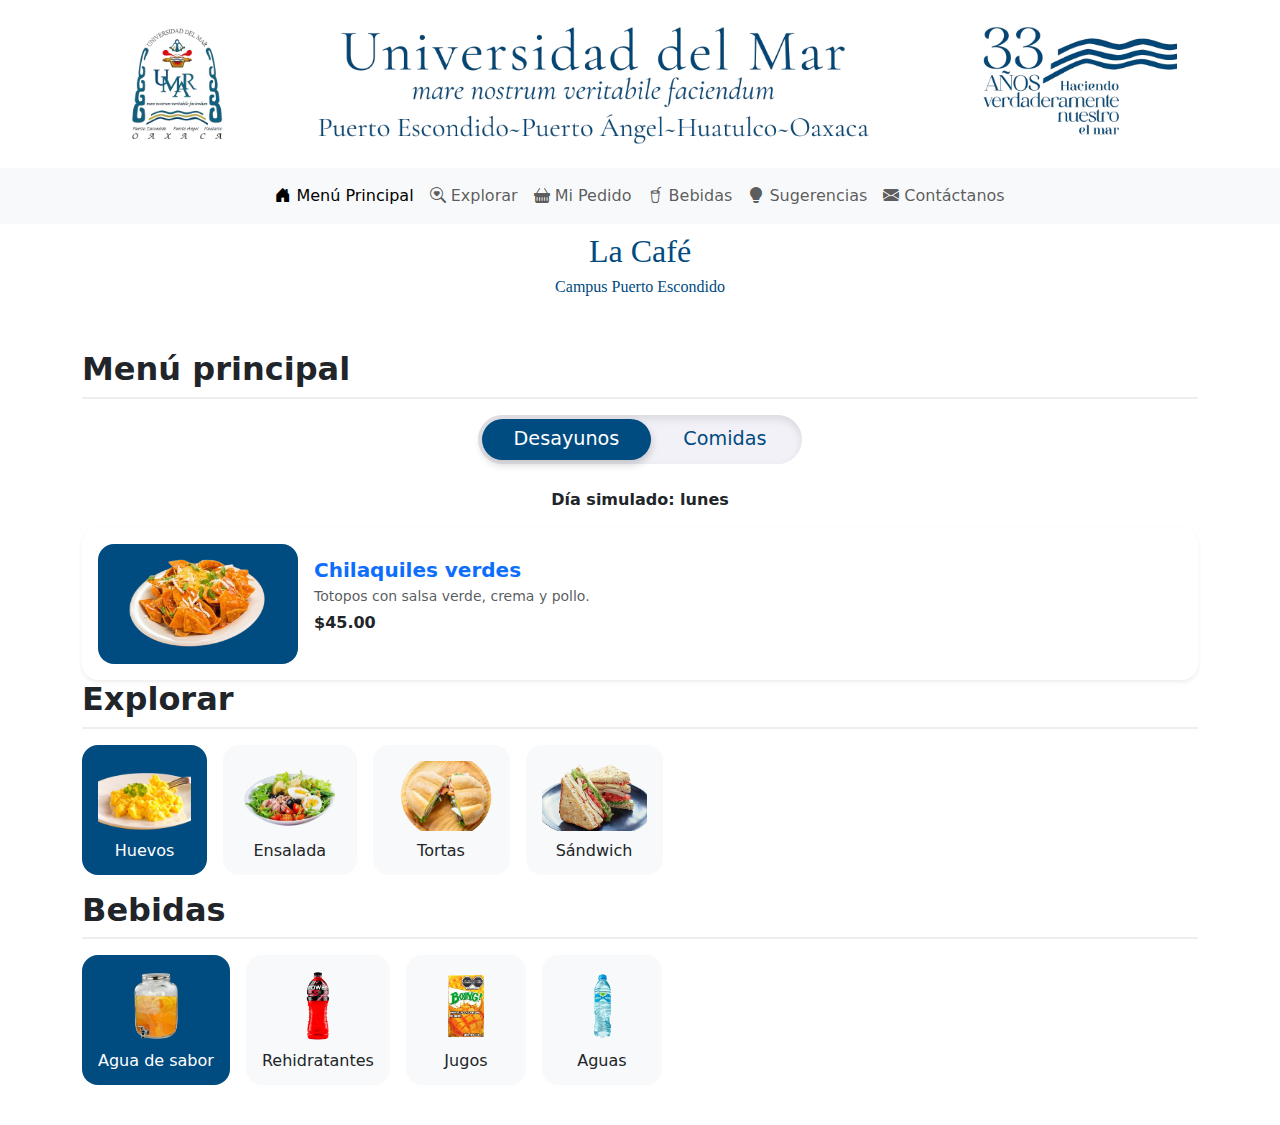
<file: index.html>
<!DOCTYPE html>
<html lang="es">

<head>
    <meta charset="UTF-8" />
    <meta name="viewport" content="width=device-width, initial-scale=1.0" />
    <title>Menú Escolar - Cliente</title>
    <link href="https://cdn.jsdelivr.net/npm/bootstrap@5.3.3/dist/css/bootstrap.min.css" rel="stylesheet" />
    <link href="https://cdn.jsdelivr.net/npm/bootstrap-icons@1.10.5/font/bootstrap-icons.css" rel="stylesheet">
    <link rel="stylesheet" href="css/style.css">
    <style>
        .btn-toggle-wrapper {
            display: flex;
            justify-content: center;
        }
        

        .btn-toggle-container {
            background-color: #f1f1f7;
            border-radius: 50px;
            padding: 4px;
            display: flex;
            box-shadow: inset 0 4px 8px rgba(0, 0, 0, 0.1);
        }

        .btn-toggle-group button {
            border-radius: 50px;
            padding: 0.4rem 2rem;
            border: none;
            background-color: transparent;
            color: #004B7F;
            font-weight: 500;
            font-size: 1.2rem;
            transition: all 0.3s ease-in-out;
        }

        .btn-toggle-group button.active {
            background-color: #004B7F;
            color: white;
            box-shadow: 0 4px 8px rgba(0, 0, 0, 0.2);
        }

        h2 {
            font-weight: 700;
            margin-bottom: 1rem;
            border-bottom: 2px solid #eee;
            padding-bottom: 0.5rem;
        }

        .img-container {
            background-color: #004B7F;
            padding: 1rem;
            border-radius: 1rem;
            display: flex;
            align-items: center;
            justify-content: center;
            height: 120px;
            width: 200px;
        }

        .img-container img {
            max-height: 100px;
            width: auto;
        }

        .explorar-scroll {
            display: flex;
            overflow-x: auto;
            gap: 1rem;
            padding-bottom: 1rem;
        }

        .explorar-item {
            flex: 0 0 auto;
            text-align: center;
            border-radius: 1rem;
            padding: 1rem;
            transition: background-color 0.3s;
            cursor: pointer;
            min-width: 120px;
        }

        .explorar-item.active {
            background-color: #004B7F;
            color: white;
        }

        .explorar-item img {
            max-height: 70px;
            display: block;
            margin: 0 auto 0.5rem;
        }

        .site-title {
            margin-bottom: 0.3rem;
        }

        .site-subtitle {
            margin-bottom: 1.2rem;
        }
    </style>
</head>

<body>
    <header class="bg-white py-4 text-center">
        <div class="container">
            <img src="imagenes/logo.png" alt="Logo" class="img-fluid" style="max-height: 120px;" />
        </div>
    </header>

    <nav class="navbar navbar-expand-lg navbar-light bg-light">
        <div class="container">
            <a class="navbar-brand d-lg-none" href="#"></a>
            <button class="navbar-toggler" type="button" data-bs-toggle="collapse" data-bs-target="#navbarContenido"
                aria-controls="navbarContenido" aria-expanded="false" aria-label="Toggle navigation">
                <span class="navbar-toggler-icon"></span>
            </button>
            <div class="collapse navbar-collapse menu-desktop-center" id="navbarContenido">
                <ul class="navbar-nav mb-2 mb-lg-0 text-start">
                    <div class="menu-header-mobile">
                        <img src="imagenes/umar.png" alt="UMAR Logo" class="img-fluid">
                        <div class="la-cafe-brand">La Café</div>
                        <div class="menu-divider"></div>
                    </div>
                    <li class="nav-item"><a class="nav-link active" href="#"><i class="bi bi-house-door-fill"></i> Menú Principal</a></li>
                    <li class="nav-item"><a class="nav-link" href="#"><i class="bi bi-search-heart"></i> Explorar</a></li>
                    <li class="nav-item"><a class="nav-link" href="Pedidos.html"><i class="bi bi-basket-fill"></i> Mi Pedido</a></li>
                    <li class="nav-item"><a class="nav-link" href="#"><i class="bi bi-cup-straw"></i> Bebidas</a></li>
                    <li class="nav-item"><a class="nav-link" href="#"><i class="bi bi-lightbulb-fill"></i> Sugerencias</a></li>
                    <li class="nav-item"><a class="nav-link" href="#"><i class="bi bi-envelope-fill"></i> Contáctanos</a></li>
                </ul>
            </div>
        </div>
    </nav>

    <div class="container text-center py-2">
        <h1 class="site-title">La Café</h1>
        <p class="site-subtitle">Campus Puerto Escondido</p>
    </div>

    <main class="container my-4">
        <section aria-labelledby="menu-principal">
            <h2 id="menu-principal">Menú principal</h2>
            <div class="btn-toggle-wrapper mb-4">
                <div class="btn-toggle-container">
                    <div class="btn-toggle-group d-flex">
                        <button type="button" id="btnDesayunos" class="active">Desayunos</button>
                        <button type="button" id="btnComidas">Comidas</button>
                    </div>
                </div>
            </div>
            <p id="diaSimuladoTexto" class="fw-bold text-center mb-3"></p>
            <div id="platillo-del-dia" class="row row-cols-1 gy-4"></div>
        </section>

        <section aria-labelledby="explorar">
            <h2 id="explorar">Explorar</h2>
            <div class="explorar-scroll">
                <div class="explorar-item active" onclick="seleccionarExplorar(this)">
                    <img src="imagenes/huevos.png" alt="Huevos">
                    <div>Huevos</div>
                </div>
                <div class="explorar-item" onclick="seleccionarExplorar(this)">
                    <img src="imagenes/ensalada.png" alt="Ensalada">
                    <div>Ensalada</div>
                </div>
                <div class="explorar-item" onclick="seleccionarExplorar(this)">
                    <img src="imagenes/torta.png" alt="Tortas">
                    <div>Tortas</div>
                </div>
                <div class="explorar-item" onclick="seleccionarExplorar(this)">
                    <img src="imagenes/sandwich.png" alt="Sándwich">
                    <div>Sándwich</div>
                </div>
            </div>
        </section>
        <section aria-labelledby="bebidas">
            <h2 id="bebidas">Bebidas</h2>
            <div class="explorar-scroll">
                <div class="explorar-item active">
                    <img src="imagenes/sabor.png" alt="Jugo">
                    <div>Agua de sabor</div>
                </div>
                <div class="explorar-item">
                    <img src="imagenes/power.png" alt="Café">
                    <div>Rehidratantes</div>
                </div>
                <div class="explorar-item">
                    <img src="imagenes/jugos.png" alt="Agua">
                    <div>Jugos</div>
                </div>
                <div class="explorar-item">
                    <img src="imagenes/aguas.png" alt="Leche">
                    <div>Aguas</div>
                </div>
            </div>
        </section>
    </main>

    <script>
        const platillosEjemplo = {
            lunes: {
                desayuno: [{ nombre: "Chilaquiles verdes", descripcion: "Totopos con salsa verde, crema y pollo.", imagen: "imagenes/chilaquiles.png" }],
                comida: [{ nombre: "Enchiladas rojas", descripcion: "Tortillas con queso y salsa roja.", imagen: "imagenes/enchiladas.png" }]
            },
            martes: {
                desayuno: [{ nombre: "Molletes", descripcion: "Pan con frijoles y queso gratinado.", imagen: "imagenes/molletes.png" }],
                comida: [{ nombre: "Pescado empanizado", descripcion: "Filete crujiente con arroz.", imagen: "imagenes/pescado.png" }]
            },
            miércoles: {
                desayuno: [{ nombre: "Avena con frutas", descripcion: "Avena caliente con plátano y manzana.", imagen: "imagenes/avena.png" }],
                comida: [{ nombre: "Albóndigas", descripcion: "Albóndigas de res en chipotle.", imagen: "imagenes/albondigas.png" }]
            },
            jueves: {
                desayuno: [{ nombre: "Tamales", descripcion: "De mole y rajas en hoja de maíz.", imagen: "imagenes/tamales.png" }],
                comida: [{ nombre: "Pechuga empanizada", descripcion: "Pechuga con verduras y arroz.", imagen: "imagenes/pechuga.png" }]
            },
            viernes: {
                desayuno: [{ nombre: "Pan francés", descripcion: "Pan con miel y canela.", imagen: "imagenes/panfrances.png" }],
                comida: [{ nombre: "Tlayuda", descripcion: "Con tasajo, quesillo y frijoles.", imagen: "imagenes/tlayuda.png" }]
            }
        };

        function seleccionarExplorar(elemento) {
            document.querySelectorAll('.explorar-item').forEach(el => el.classList.remove('active'));
            elemento.classList.add('active');
        }

        document.addEventListener("DOMContentLoaded", () => {
            const dias = ["domingo", "lunes", "martes", "miércoles", "jueves", "viernes", "sábado"];
            let diaSimulado = 1;
            const contenedor = document.getElementById("platillo-del-dia");
            const textoDia = document.getElementById("diaSimuladoTexto");
            const btnDesayunos = document.getElementById("btnDesayunos");
            const btnComidas = document.getElementById("btnComidas");
            let tipoActual = "desayuno";

            function mostrar(tipo) {
                const nombreDia = dias[diaSimulado % 7];
                textoDia.textContent = `Día simulado: ${nombreDia}`;
                const platillos = platillosEjemplo[nombreDia]?.[tipo] || [];
                contenedor.innerHTML = "";

                if (platillos.length === 0) {
                    contenedor.innerHTML = `<p class="text-muted">No hay ${tipo} registrado para hoy (${nombreDia}).</p>`;
                    return;
                }

                platillos.forEach(p => {
                    const precioFijo = tipo === "desayuno" ? 45 : 50;
                    const card = document.createElement("div");
                    card.className = "col";
                    card.innerHTML = `
                        <div class="card border-0 shadow-sm rounded-4">
                            <div class="card-body d-flex align-items-center">
                                <div class="img-container me-3">
                                    <img src="${p.imagen}" alt="${p.nombre}" class="img-fluid rounded-3">
                                </div>
                                <div>
                                    <h5 class="fw-bold mb-1 text-primary">${p.nombre}</h5>
                                    <p class="mb-1 small text-muted">${p.descripcion}</p>
                                    <p class="fw-semibold">$${precioFijo.toFixed(2)}</p>
                                </div>
                            </div>
                        </div>`;
                    contenedor.appendChild(card);
                });
            }

            btnDesayunos.addEventListener("click", () => {
                tipoActual = "desayuno";
                btnDesayunos.classList.add("active");
                btnComidas.classList.remove("active");
                mostrar(tipoActual);
            });

            btnComidas.addEventListener("click", () => {
                tipoActual = "comida";
                btnComidas.classList.add("active");
                btnDesayunos.classList.remove("active");
                mostrar(tipoActual);
            });

            setInterval(() => {
                diaSimulado = (diaSimulado + 1) % 7;
                mostrar(tipoActual);
            }, 10000);

            mostrar(tipoActual);
        });
    </script>
    <script src="https://cdn.jsdelivr.net/npm/bootstrap@5.3.3/dist/js/bootstrap.bundle.min.js"></script>
</body>

</html>
</file>
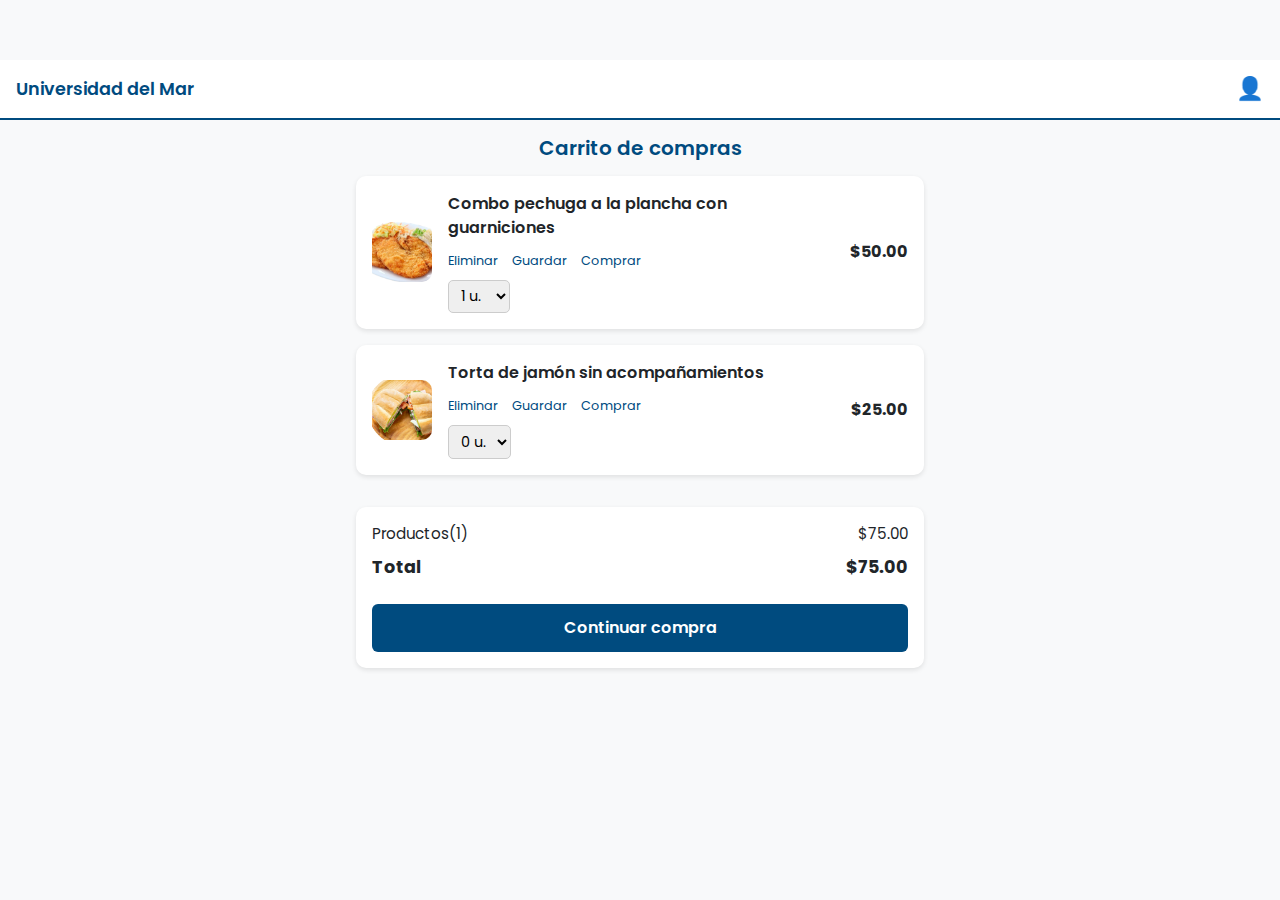
<file: estados.html>
<!DOCTYPE html>
<html lang="es">
<head>
  <meta charset="UTF-8" />
  <meta name="viewport" content="width=device-width, initial-scale=1.0" />
  <title>Carrito de compras</title>

  <link rel="stylesheet" href="https://cdn.jsdelivr.net/npm/bootstrap@5.3.3/dist/css/bootstrap.min.css">
  <link rel="stylesheet" href="https://cdn.jsdelivr.net/npm/bootstrap-icons@1.10.5/font/bootstrap-icons.css">
  <link rel="stylesheet" href="https://fonts.googleapis.com/css2?family=Poppins:wght@600&display=swap">
  <link rel="stylesheet" href="/css/estilo.css">
</head>
<body>
  <header class="header">
    <div class="header-content">
      <span class="logo">Universidad del Mar</span>
      <span class="icon">👤</span>
    </div>
  </header>

  <main class="main">
    <h1 class="titulo">Carrito de compras</h1>

    <div class="producto">
      <img src="imagenes/pechuga.png" alt="Pechuga" class="producto-img">
      <div class="producto-info">
        <p class="nombre">Combo pechuga a la plancha con guarniciones</p>
        <div class="acciones">
          <a href="#" class="accion">Eliminar</a>
          <a href="#" class="accion">Guardar</a>
          <a href="#" class="accion">Comprar</a>
        </div>
        <select class="cantidad">
          <option value="1">1 u.</option>
          <option value="2">2 u.</option>
          <option value="3">3 u.</option>
        </select>
      </div>
      <div class="precio" data-precio="50">$50.00</div>
    </div>

    <div class="producto">
      <img src="imagenes/torta.png" alt="Torta" class="producto-img">
      <div class="producto-info">
        <p class="nombre">Torta de jamón sin acompañamientos</p>
        <div class="acciones">
          <a href="#" class="accion">Eliminar</a>
          <a href="#" class="accion">Guardar</a>
          <a href="#" class="accion">Comprar</a>
        </div>
        <select class="cantidad">
          <option value="1"> 0 u.</option>
          <option value="2">2 u.</option>
          <option value="3">3 u.</option>
        </select>
      </div>
      <div class="precio" data-precio="25">$25.00</div>
    </div>

    <div class="resumen">
      <p>Productos(1) <span id="subtotal">$50.00</span></p>
      <p class="total">Total <span id="total">$50.00</span></p>
      <a href="index.html"><button class="boton-compra">Continuar compra</button></a>
    </div>
  </main>

  <script src="js/script.js"></script>
  <script>
    function cargarCarrito() {
      const contenedor = document.getElementById("carrito-container");
      const totalSpan = document.getElementById("total");
      const carrito = JSON.parse(localStorage.getItem("carrito")) || [];

      contenedor.innerHTML = "";
      let total = 0;

      carrito.forEach((producto, index) => {
        const subtotal = producto.precio * producto.cantidad;
        total += subtotal;

        const extras = producto.extras && producto.extras.length
          ? `<p><strong>Extras:</strong> ${producto.extras.join(", ")}</p>`
          : "";

        const card = `
          <div class="col-12 col-md-6">
            <div class="card shadow-sm">
              <div class="row g-0">
                <div class="col-4">
                  <img src="${producto.imagen}" class="img-fluid rounded-start" alt="${producto.nombre}">
                </div>
                <div class="col-8">
                  <div class="card-body">
                    <h5 class="card-title">${producto.nombre}</h5>
                    <p class="card-text">Cantidad: ${producto.cantidad}</p>
                    ${extras}
                    <p class="card-text">Precio unitario: $${producto.precio}</p>
                    <p class="card-text"><strong>Subtotal: $${subtotal}</strong></p>
                    <button class="btn btn-outline-danger btn-sm" onclick="eliminarProducto(${index})">Eliminar</button>
                  </div>
                </div>
              </div>
            </div>
          </div>
        `;

        contenedor.innerHTML += card;
      });

      totalSpan.textContent = total.toFixed(2);
    }

    function eliminarProducto(index) {
      const carrito = JSON.parse(localStorage.getItem("carrito")) || [];
      carrito.splice(index, 1);
      localStorage.setItem("carrito", JSON.stringify(carrito));
      cargarCarrito();
    }

    document.getElementById("vaciarCarrito").addEventListener("click", () => {
      localStorage.removeItem("carrito");
      cargarCarrito();
    });

    document.getElementById("confirmarCompra").addEventListener("click", () => {
      alert("¡Compra confirmada! Gracias por tu pedido.");
      localStorage.removeItem("carrito");
      location.reload();
    });

    cargarCarrito();
  </script>

</body>
</html>
</file>
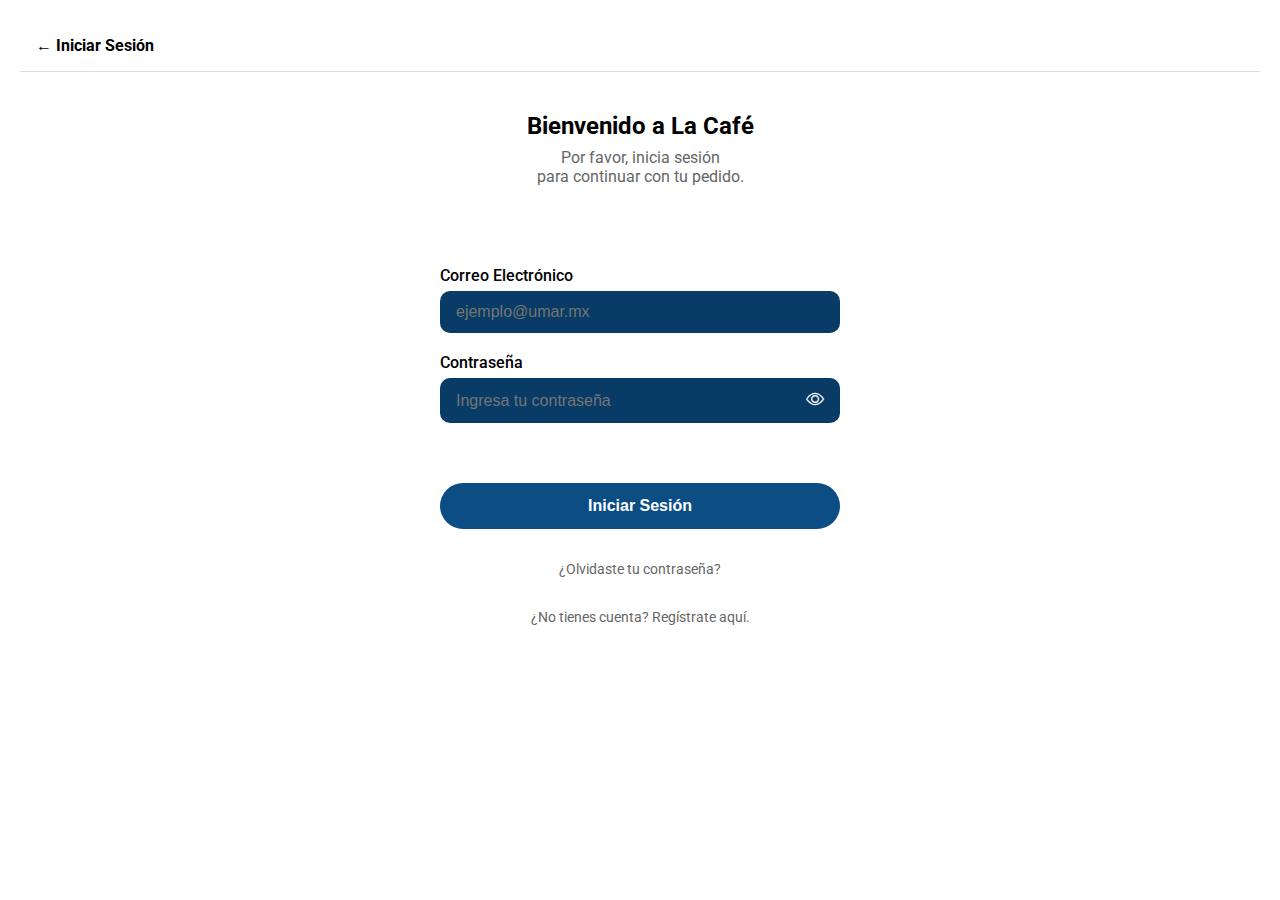
<file: login.html>
<!DOCTYPE html>
<html lang="es">
<head>
  <meta charset="UTF-8" />
  <meta name="viewport" content="width=device-width, initial-scale=1.0" />
  <title>Iniciar Sesión - LA CAFÉ</title>

  <!-- Fuente Roboto -->
  <link href="https://fonts.googleapis.com/css2?family=Roboto:wght@400;700&display=swap" rel="stylesheet" />

  <!-- Bootstrap Icons -->
  <link href="https://cdn.jsdelivr.net/npm/bootstrap-icons@1.10.5/font/bootstrap-icons.css" rel="stylesheet">

  <style>
    * {
      box-sizing: border-box;
      margin: 0;
      padding: 0;
    }

    body {
      font-family: 'Roboto', sans-serif;
      background-color: #ffffff;
      min-height: 100vh;
      display: flex;
      flex-direction: column;
      padding: 20px; /* Espacio exterior añadido */
    }

    header {
      padding: 16px;
      font-weight: bold;
      border-bottom: 1px solid #ddd;
      cursor: pointer;
      color: #000;
    }

    main {
      flex: 1;
      display: flex;
      justify-content: center;
      padding: 20px 0;
    }

    .login-form {
      width: 100%;
      max-width: 400px;
      display: flex;
      flex-direction: column;
    }

    .form-header {
      text-align: center;
      margin-top: 20px;
      flex-shrink: 0;
    }

    .form-header h2 {
      font-size: 24px;
      font-weight: bold;
    }

    .form-header p {
      color: #666;
      margin-top: 8px;
    }

    .form-body {
      flex: 1;
      display: flex;
      flex-direction: column;
      justify-content: flex-start;
      padding-top: 80px;
      gap: 20px;
    }

    .form-group {
      margin-bottom: 0;
    }

    label {
      display: block;
      margin-bottom: 6px;
      font-weight: 500;
    }

    .input-wrapper {
      display: flex;
      align-items: center;
      background-color: #083b66;
      border-radius: 10px;
      padding: 12px 16px;
    }

    .input-wrapper input {
      flex: 1;
      border: none;
      outline: none;
      background-color: transparent;
      color: white;
      font-size: 16px;
    }

    .input-wrapper button {
      background: none;
      border: none;
      color: white;
      font-size: 18px;
      cursor: pointer;
    }

    .btn-login {
      width: 100%;
      padding: 14px;
      background-color: #0c4e84;
      color: white !important; /* Forzar blanco */
      border: none;
      border-radius: 30px;
      font-size: 16px;
      font-weight: bold;
      cursor: pointer;
      margin-top: 40px;
    }

    .btn-login:hover {
      background-color: #083b66;
    }

    .text-link {
      text-align: center;
      font-size: 14px;
      color: #666;
      text-decoration: none;
      display: block;
      margin-top: 12px;
    }

    .text-link:hover {
      text-decoration: underline;
    }

    .alert {
      font-size: 14px;
      padding: 12px;
      border-radius: 6px;
      display: none;
      margin-top: 12px;
      text-align: center;
    }

    .alert-danger {
      background-color: #f8d7da;
      color: #721c24;
    }

    .alert-success {
      background-color: #d4edda;
      color: #155724;
    }
  </style>
</head>
<body>

  <header onclick="window.location.href='inicio.html'">
    ← Iniciar Sesión
  </header>

  <main>
    <form class="login-form" id="loginForm">
      <div class="form-header">
        <h2>Bienvenido a La Café</h2>
        <p>Por favor, inicia sesión <br> para continuar con tu pedido.</p>
      </div>

      <div class="form-body">
        <div class="form-group">
          <label for="email">Correo Electrónico</label>
          <div class="input-wrapper">
            <input type="email" id="email" placeholder="ejemplo@umar.mx" required />
          </div>
        </div>

        <div class="form-group">
          <label for="password">Contraseña</label>
          <div class="input-wrapper">
            <input type="password" id="password" placeholder="Ingresa tu contraseña" required />
            <button type="button" id="togglePassword">
              <i class="bi bi-eye" id="eyeIcon"></i>
            </button>
          </div>
        </div>

        <button type="submit" class="btn-login">Iniciar Sesión</button>

        <a href="#" class="text-link">¿Olvidaste tu contraseña?</a>
        <a href="inicio.html?registro=1" class="text-link">¿No tienes cuenta? Regístrate aquí.</a>

        <div id="error-message" class="alert alert-danger">Usuario o contraseña incorrectos.</div>
        <div id="success-message" class="alert alert-success">¡Bienvenido! Has iniciado sesión correctamente.</div>
      </div>
    </form>
  </main>

  <script>
    const validUser = "usuario@prueba.com";
    const validPassword = "contraseña123";

    const loginForm = document.getElementById("loginForm");
    const errorMessage = document.getElementById("error-message");
    const successMessage = document.getElementById("success-message");

    loginForm.addEventListener("submit", function (event) {
      event.preventDefault();
      const email = document.getElementById("email").value;
      const password = document.getElementById("password").value;

      errorMessage.style.display = "none";
      successMessage.style.display = "none";

      if (email === validUser && password === validPassword) {
        successMessage.style.display = "block";
        setTimeout(() => {
          window.location.href = "index.html";
        }, 1000);
      } else {
        errorMessage.style.display = "block";
      }
    });

    document.getElementById("togglePassword").addEventListener("click", function () {
      const passwordField = document.getElementById("password");
      const eyeIcon = document.getElementById("eyeIcon");

      const isPassword = passwordField.type === "password";
      passwordField.type = isPassword ? "text" : "password";

      eyeIcon.classList.toggle("bi-eye");
      eyeIcon.classList.toggle("bi-eye-slash");
    });
  </script>
</body>
</html>
</file>
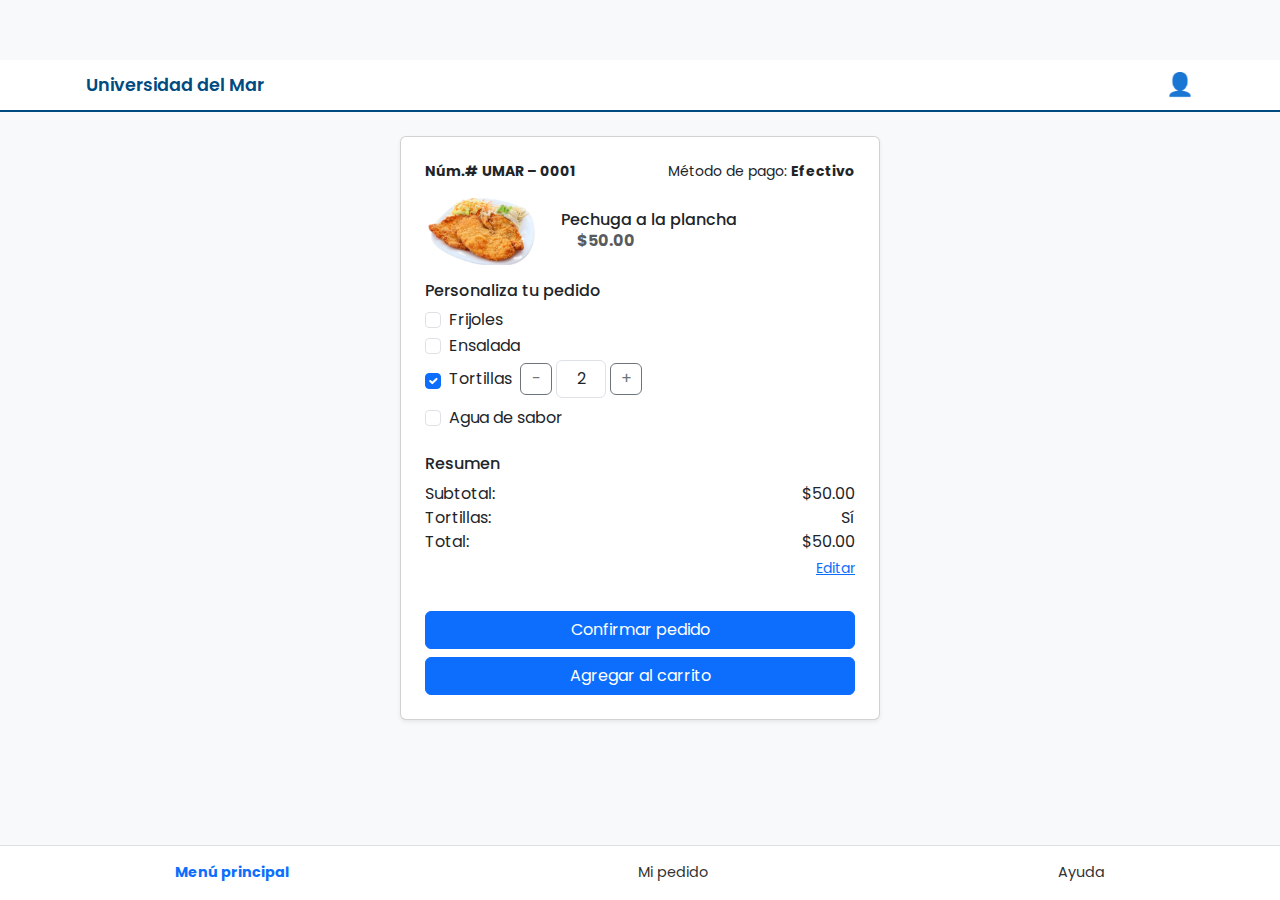
<file: Pedidos.html>
<!DOCTYPE html>
<html lang="es">
<head>
  <meta charset="UTF-8" />
  <meta name="viewport" content="width=device-width, initial-scale=1.0" />
  <title>Pedido - Universidad del Mar</title>

  <!-- Bootstrap y jQuery -->
  <link href="https://cdn.jsdelivr.net/npm/bootstrap@5.3.3/dist/css/bootstrap.min.css" rel="stylesheet" />
  <link href="https://cdn.jsdelivr.net/npm/bootstrap-icons@1.10.5/font/bootstrap-icons.css" rel="stylesheet">
  <script src="https://code.jquery.com/jquery-3.7.1.min.js"></script>

  <!-- Estilos -->
  <link href="https://fonts.googleapis.com/css2?family=Poppins:wght@600&display=swap" rel="stylesheet">
  <link rel="stylesheet" href="css/estilo.css" />
</head>
<body class="bg-light">

<header class="header">
  <div class="header-content container d-flex justify-content-between align-items-center py-2">
    <span class="logo">Universidad del Mar</span>
    <span class="icon">👤</span>
  </div>
</header>

<main class="container mt-4 pb-5">
  <div class="card pedido-card shadow-sm mx-auto">
    <div class="card-body p-4">
      <div class="d-flex justify-content-between small mb-3">
        <span><strong id="numeroPedido">Núm.# UMAR – ####</strong></span>
        <span>Método de pago: <strong>Efectivo</strong></span>
      </div>

      <!-- PLATILLO -->
      <div class="d-flex align-items-center mb-3">
        <img src="imagenes/pechuga.png" class="pedido-img me-3" alt="Pechuga">
        <div>
          <h6 class="mb-0">Pechuga a la plancha</h6>
          <p class="text-muted mb-0 precio" data-precio="50">$50.00</p>
        </div>
      </div>

      <h6 class="mt-3">Personaliza tu pedido</h6>
      <div class="form-check"><input class="form-check-input" type="checkbox" id="frijoles"><label class="form-check-label" for="frijoles">Frijoles</label></div>
      <div class="form-check"><input class="form-check-input" type="checkbox" id="ensalada"><label class="form-check-label" for="ensalada">Ensalada</label></div>

      <!-- TORTILLAS -->
      <div class="form-check d-flex align-items-center mb-2 flex-wrap">
        <input class="form-check-input me-2 cantidad" type="checkbox" checked id="tortillas">
        <label class="form-check-label me-2" for="tortillas">Tortillas</label>
        <div class="d-flex align-items-center mt-2 mt-md-0">
          <button class="btn btn-outline-secondary cantidad-btn" id="menos">-</button>
          <input type="text" class="form-control input-cantidad mx-1 cantidad" id="cantidad" readonly value="2">
          <button class="btn btn-outline-secondary cantidad-btn" id="mas">+</button>
        </div>
      </div>

      <div class="form-check"><input class="form-check-input" type="checkbox" id="agua"><label class="form-check-label" for="agua">Agua de sabor</label></div>

      <!-- RESUMEN -->
      <div class="mt-4">
        <h6>Resumen</h6>
        <div class="d-flex justify-content-between"><span>Subtotal:</span><span id="subtotal">$50.00</span></div>
        <div class="d-flex justify-content-between"><span>Tortillas:</span><span id="resumenTortillas">Sí</span></div>
        <div class="d-flex justify-content-between"><span>Total:</span><span id="total">$50.00</span></div>
        <a href="#" class="d-block text-end mt-1 small">Editar</a>
      </div>

      <!-- BOTONES -->
      <div class="mt-3">
        <button class="btn btn-primary w-100 mt-3" id="btnMostrarModal">Confirmar pedido</button>
        <button class="btn btn-primary w-100 mt-2" id="btnAgregarCarrito">Agregar al carrito</button>
      </div>
    </div>
  </div>

  <!-- MODAL CONFIRMACIÓN -->
  <div class="modal fade" id="modalConfirmacion" tabindex="-1" aria-labelledby="modalConfirmacionLabel" aria-hidden="true">
    <div class="modal-dialog">
      <div class="modal-content">
        <div class="modal-header">
          <h5 class="modal-title">Confirmar pedido</h5>
          <button type="button" class="btn-close" data-bs-dismiss="modal" aria-label="Cerrar"></button>
        </div>
        <div class="modal-body">
          <p><strong>Número de pedido:</strong> <span id="modalNumPedido"></span></p>
          <p><strong>Platillo:</strong> Pechuga a la plancha</p>
          <p><strong>Extras:</strong> <span id="modalExtras"></span></p>
          <p><strong>Cantidad de tortillas:</strong> <span id="modalCantidad"></span></p>
          <p><strong>Monto de pago:</strong> <span id="modalMontoPagado">$0.00</span></p>
          <p><strong>Cambio:</strong> <span id="modalCambio">$0.00</span></p>
          
        </div>
        <div class="modal-footer">
          <button type="button" class="btn btn-danger" id="cancelarPedido">Cancelar pedido</button>
          <button type="button" class="btn btn-success" id="confirmarPedido">Confirmar</button>
        </div>
      </div>
    </div>
  </div>

  <!-- MODAL DE PAGO -->
  <div class="modal fade" id="modalPago" tabindex="-1" aria-labelledby="modalPagoLabel" aria-hidden="true">
    <div class="modal-dialog">
      <div class="modal-content">
        <div class="modal-header">
          <h5 class="modal-title">Detalles del pago</h5>
          <button type="button" class="btn-close" data-bs-dismiss="modal" aria-label="Cerrar"></button>
        </div>
        <div class="modal-body">
          <div class="mb-3">
            <label for="moneda" class="form-label">Moneda</label>
            <select class="form-select" id="moneda">
              <option value="MXN">MXN (Peso Mexicano)</option>
            </select>
          </div>
          <div class="mb-3">
            <label for="montoPago" class="form-label">Monto con el que paga</label>
            <input type="number" class="form-control" id="montoPago" placeholder="Ej. 100">
          </div>
          <div class="mb-3">
            <div class="mb-3">
              <p><strong>Total a pagar:</strong> <span id="montoTotalTexto">$0.00</span></p>
              <p><strong>Cambio estimado:</strong> <span id="cambioCalculado">$0.00</span></p>
            </div>
            
          </div>
        </div>
        <div class="modal-footer">
          <button class="btn btn-secondary" data-bs-dismiss="modal">Atrás</button>
          <button class="btn btn-primary" id="btnContinuarConfirmacion">Continuar</button>
        </div>
      </div>
    </div>
  </div>
</main>

<footer class="fixed-bottom bg-white border-top py-2">
  <nav class="nav justify-content-around nav-footer">
    <a class="nav-link active" href="index.html">Menú principal</a>
    <a class="nav-link" href="#">Mi pedido</a>
    <a class="nav-link" href="#">Ayuda</a>
  </nav>
</footer>

<!-- Scripts -->
<script src="js/pedido.js"></script>
<script src="https://cdn.jsdelivr.net/npm/bootstrap@5.3.3/dist/js/bootstrap.bundle.min.js"></script>
</body>
</html>
</file>
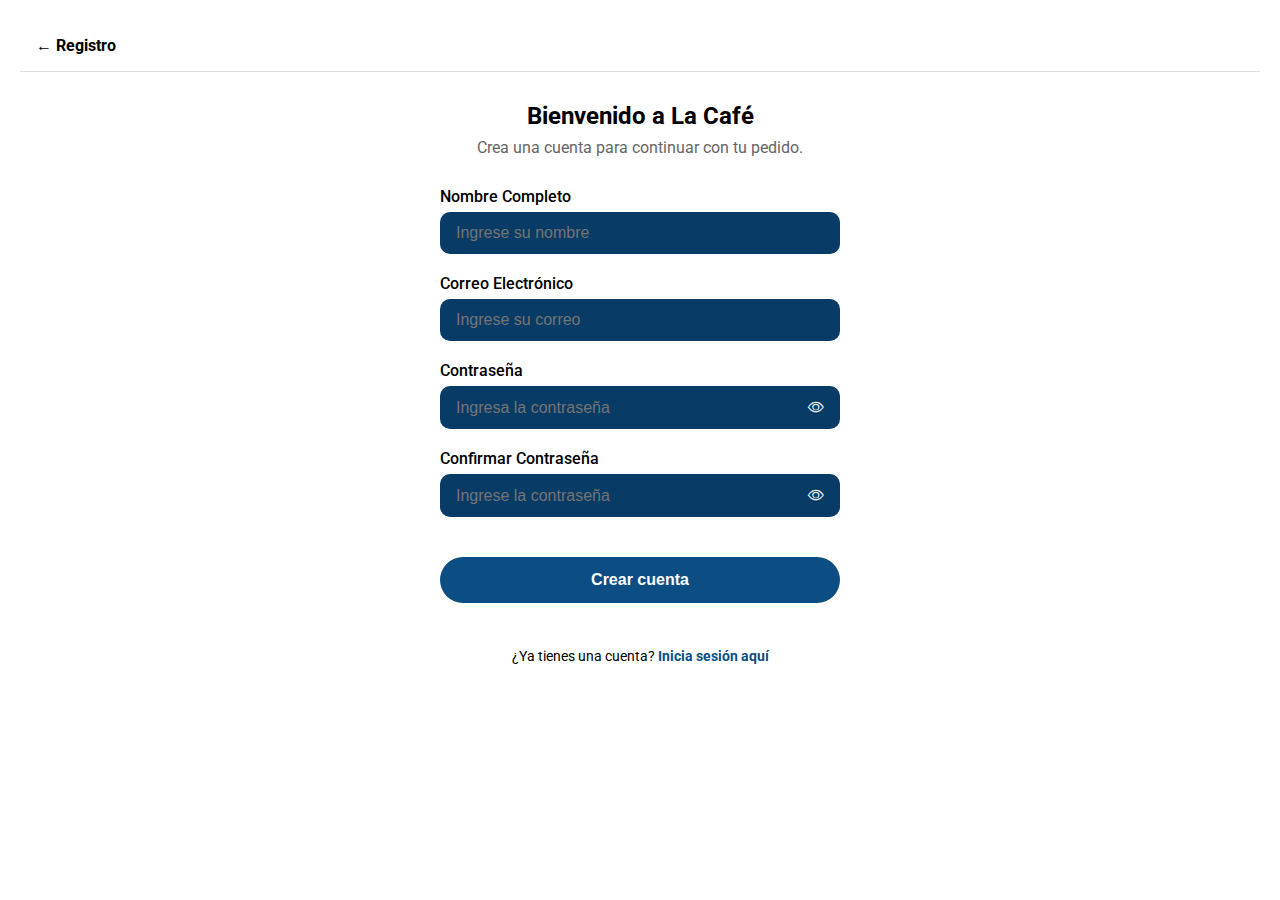
<file: registro.html>
<!DOCTYPE html>
<html lang="es">
<head>
  <meta charset="UTF-8" />
  <meta name="viewport" content="width=device-width, initial-scale=1.0" />
  <title>Registro - La Café</title>

  <!-- Fuente Roboto -->
  <link href="https://fonts.googleapis.com/css2?family=Roboto:wght@400;700&display=swap" rel="stylesheet" />

  <!-- Bootstrap Icons -->
  <link href="https://cdn.jsdelivr.net/npm/bootstrap-icons@1.10.5/font/bootstrap-icons.css" rel="stylesheet">

  <style>
    * {
      box-sizing: border-box;
      margin: 0;
      padding: 0;
    }

    body {
      font-family: 'Roboto', sans-serif;
      background-color: #ffffff;
      min-height: 100vh;
      display: flex;
      flex-direction: column;
      padding: 20px;
    }

    header {
      padding: 16px;
      font-weight: bold;
      border-bottom: 1px solid #ddd;
      cursor: pointer;
      color: #000;
    }

    main {
      flex: 1;
      display: flex;
      justify-content: center;
      padding: 20px 0;
    }

    .register-form {
      width: 100%;
      max-width: 400px;
      display: flex;
      flex-direction: column;
    }

    .form-header {
      text-align: center;
      margin-top: 10px;
      flex-shrink: 0;
    }

    .form-header h2 {
      font-size: 24px;
      font-weight: bold;
    }

    .form-header p {
      color: #666;
      margin-top: 8px;
    }

    .form-body {
      flex: 1;
      display: flex;
      flex-direction: column;
      justify-content: flex-start;
      padding-top: 30px;
      gap: 20px;
    }

    label {
      display: block;
      margin-bottom: 6px;
      font-weight: 500;
    }

    .input-wrapper {
      display: flex;
      align-items: center;
      background-color: #083b66;
      border-radius: 10px;
      padding: 12px 16px;
    }

    .input-wrapper input {
      flex: 1;
      border: none;
      outline: none;
      background-color: transparent;
      color: white;
      font-size: 16px;
    }

    .input-wrapper i {
      color: white;
      cursor: pointer;
      margin-left: 10px;
    }

    .btn-register {
      width: 100%;
      padding: 14px;
      background-color: #0c4e84;
      color: white;
      border: none;
      border-radius: 30px;
      font-size: 16px;
      font-weight: bold;
      cursor: pointer;
      margin-top: 20px;
    }

    .btn-register:hover {
      background-color: #083b66;
    }

    .login-link {
      margin-top: 25px;
      text-align: center;
      font-size: 14px;
    }

    .login-link a {
      color: #0c4e84;
      text-decoration: none;
      font-weight: bold;
    }

    .login-link a:hover {
      text-decoration: underline;
    }

    .error-message {
      color: red;
      font-size: 14px;
      text-align: center;
      display: none;
      margin-top: 10px;
    }
  </style>
</head>
<body>

  <header onclick="window.location.href='inicio.html'">
    ← Registro
  </header>

  <main>
    <form class="register-form" action="procesar_registro.php" method="POST" onsubmit="return validarContraseñas()">
      <div class="form-header">
        <h2>Bienvenido a La Café</h2>
        <p>Crea una cuenta para continuar con tu pedido.</p>
      </div>

      <div class="form-body">
        <div class="form-group">
          <label for="nombre">Nombre Completo</label>
          <div class="input-wrapper">
            <input type="text" id="nombre" name="nombre" placeholder="Ingrese su nombre" required />
          </div>
        </div>

        <div class="form-group">
          <label for="email">Correo Electrónico</label>
          <div class="input-wrapper">
            <input type="email" id="email" name="email" placeholder="Ingrese su correo" required />
          </div>
        </div>

        <div class="form-group">
          <label for="password">Contraseña</label>
          <div class="input-wrapper">
            <input type="password" id="password" name="password" placeholder="Ingresa la contraseña" required />
            <i class="bi bi-eye" onclick="togglePassword('password', this)"></i>
          </div>
        </div>

        <div class="form-group">
          <label for="confirm-password">Confirmar Contraseña</label>
          <div class="input-wrapper">
            <input type="password" id="confirm-password" name="confirm-password" placeholder="Ingrese la contraseña" required />
            <i class="bi bi-eye" onclick="togglePassword('confirm-password', this)"></i>
          </div>
        </div>

        <div id="error-msg" class="error-message">Las contraseñas no coinciden.</div>

        <button type="submit" class="btn-register">Crear cuenta</button>

        <div class="login-link">
          ¿Ya tienes una cuenta?
          <a href="login.html">Inicia sesión aquí</a>
        </div>
      </div>
    </form>
  </main>

  <script>
    function togglePassword(id, icon) {
      const input = document.getElementById(id);
      const isVisible = input.type === "text";
      input.type = isVisible ? "password" : "text";
      icon.classList.toggle("bi-eye");
      icon.classList.toggle("bi-eye-slash");
    }

    function validarContraseñas() {
      const password = document.getElementById('password').value;
      const confirm = document.getElementById('confirm-password').value;
      const errorMsg = document.getElementById('error-msg');

      if (password !== confirm) {
        errorMsg.style.display = 'block';
        return false;
      } else {
        errorMsg.style.display = 'none';
        return true;
      }
    }
  </script>

</body>
</html>
</file>
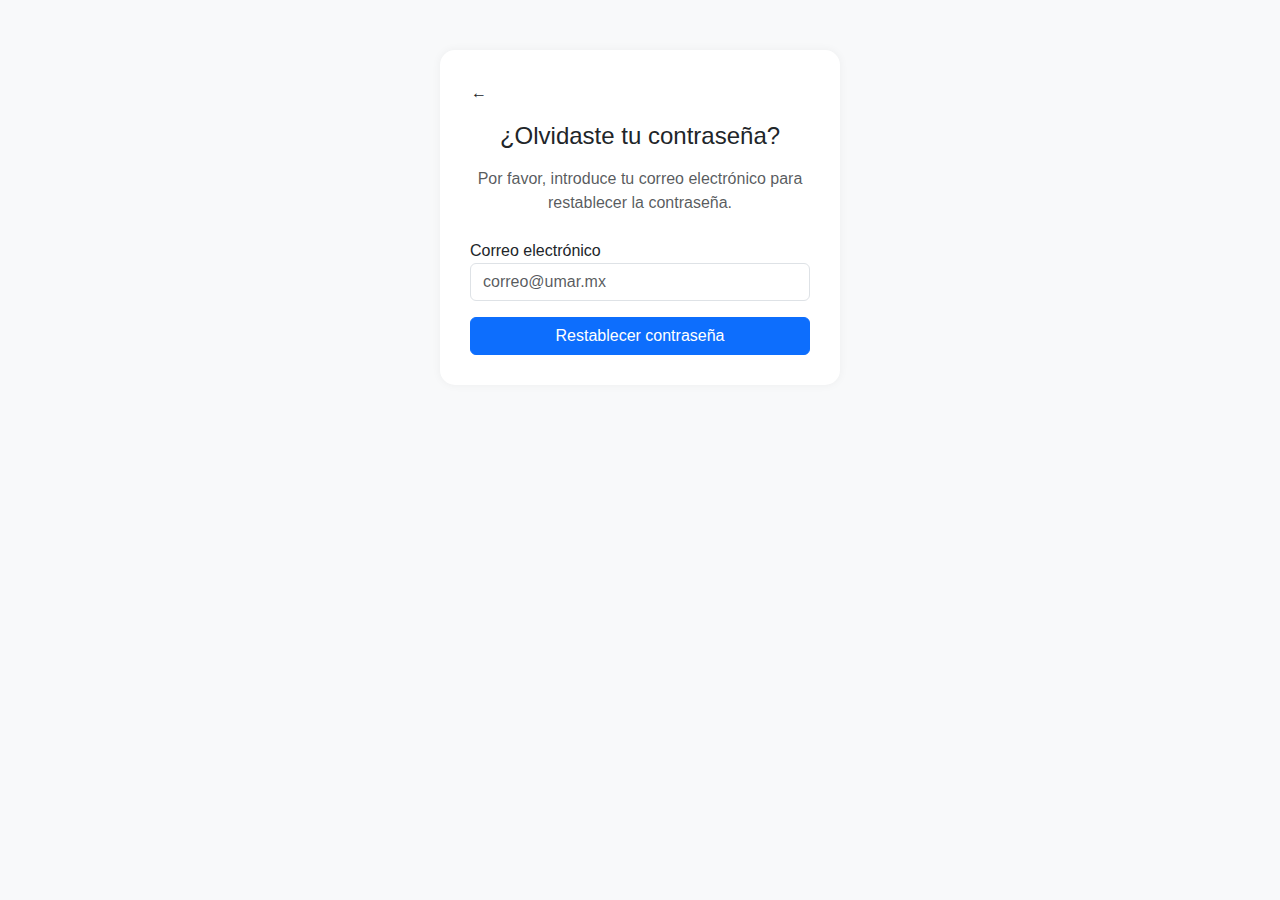
<file: restablecerContraseña.html>
<!DOCTYPE html>
<html lang="es">
<head>
  <meta charset="UTF-8" />
  <meta name="viewport" content="width=device-width, initial-scale=1.0" />
  <title>Restablecer Contraseña - La Café</title>
  <link rel="stylesheet" href="css/bootstrap.min.css" />
  <style>
    body {
      background-color: #f8f9fa;
      font-family: 'Poppins', sans-serif;
    }
    .container-box {
      max-width: 400px;
      margin: 50px auto;
      background: #fff;
      padding: 30px;
      border-radius: 15px;
      box-shadow: 0 0 10px rgba(0,0,0,0.05);
    }
    .step {
      display: none;
    }
    .step.active {
      display: block;
    }
    .code-box {
      display: flex;
      justify-content: space-between;
    }
    .code-box input {
      width: 50px;
      height: 50px;
      font-size: 24px;
      text-align: center;
    }
    .success-check {
      font-size: 3rem;
      color: green;
      text-align: center;
    }
  </style>
</head>
<body>

  <div class="container-box">
    <!-- Paso 1: Ingresar correo -->
    <div class="step active" id="step1">
      <div class="mb-3">
    <a href="login.html" class="btn btn-link p-0 text-decoration-none text-dark fw-bold">←</a>
      </div>
      <h4 class="text-center mb-3">¿Olvidaste tu contraseña?</h4>
      <p class="text-center text-muted mb-4">
        Por favor, introduce tu correo electrónico para<br>
        restablecer la contraseña.
      </p>
      <form onsubmit="event.preventDefault(); nextStep(2);">
        <div class="mb-3">
          <label>Correo electrónico</label>
          <input type="email" class="form-control" placeholder="correo@umar.mx" required />
        </div>
        <button type="submit" class="btn btn-primary w-100">Restablecer contraseña</button>
      </form>
    </div>

    <!-- Paso 2: Ingresar código -->
    <div class="step" id="step2">
      <div class="mb-3">
        <button onclick="goBack()" class="btn btn-link p-0 text-decoration-none text-dark fw-bold">←</button>
      </div>
      <h4 class="text-center mb-3">Revisa tu correo</h4>
      <p class="text-center text-muted mb-4">
        Enviamos un enlace de restablecimiento a ejem..@umar.<br>
        Ingresa el código de 5 dígitos mencionado en el correo.
      </p>
      <form onsubmit="event.preventDefault(); nextStep(3);">
        <div class="code-box mb-4">
          <input type="text" maxlength="1" class="form-control" required />
          <input type="text" maxlength="1" class="form-control" required />
          <input type="text" maxlength="1" class="form-control" required />
          <input type="text" maxlength="1" class="form-control" required />
          <input type="text" maxlength="1" class="form-control" required />
        </div>
        <button type="submit" class="btn btn-primary w-100">Verificar código</button>
        <p class="text-center mt-2 text-muted">
          ¿Aún no recibes el correo? <a href="#" class="text-primary fw-semibold">Reenviar correo</a>
        </p>
      </form>
    </div>

    <!-- Paso 3: Nueva contraseña -->
    <div class="step" id="step3">
      <div class="mb-3">
        <button onclick="goBack()" class="btn btn-link p-0 text-decoration-none text-dark fw-bold">←</button>
      </div>
      <h4 class="text-center mb-3">Crea una nueva contraseña</h4>
      <p class="text-center text-muted mb-4">
        Crea una nueva contraseña. Asegúrate de que sea diferente a las anteriores por seguridad.
      </p>
      <form onsubmit="event.preventDefault(); validarContrasenas();">
        <div class="mb-3">
          <label>Nueva contraseña</label>
          <input type="password" id="pass1" class="form-control" placeholder="Ingresa tu nueva contraseña" required />
        </div>
        <div class="mb-3">
          <label>Confirmar contraseña</label>
          <input type="password" id="pass2" class="form-control" placeholder="Reingresa la contraseña" required />
        </div>
        <button type="submit" class="btn btn-primary w-100">Actualizar contraseña</button>
      </form>
    </div>

    <!-- Paso 4: Confirmación -->
    <div class="step text-center" id="step4">
      <div class="success-check mb-3">✅</div>
      <h5>¡Listo!</h5>
      <p>Tu contraseña ha sido actualizada con éxito.</p>
      <a href="login.html" class="btn btn-primary w-100 mt-3">Iniciar sesión</a>
    </div>
  </div>

  <!-- Scripts -->
  <script>
    function nextStep(stepNumber) {
      document.querySelectorAll('.step').forEach(el => el.classList.remove('active'));
      document.getElementById(`step${stepNumber}`).classList.add('active');
    }

    function goBack() {
      const steps = Array.from(document.querySelectorAll('.step'));
      const currentIndex = steps.findIndex(step => step.classList.contains('active'));
      if (currentIndex > 0) {
        steps[currentIndex].classList.remove('active');
        steps[currentIndex - 1].classList.add('active');
      }
    }

    function validarContrasenas() {
      const pass1 = document.getElementById('pass1').value;
      const pass2 = document.getElementById('pass2').value;

      if (pass1 !== pass2) {
        alert("Las contraseñas no coinciden. Intenta nuevamente.");
        return;
      }

      nextStep(4);
    }
  </script>

  <script src="js/bootstrap.bundle.min.js"></script>
</body>
</html>
</file>
<file: css/style.css>
.btn-toggle-wrapper {
    display: flex;
    justify-content: center;
}

.btn-toggle-container {
    background-color: #f1f1f7;
    border-radius: 50px;
    padding: 4px;
    display: flex;
    box-shadow: inset 0 4px 8px rgba(0, 0, 0, 0.1);
}

.btn-toggle-group button {
    border-radius: 50px;
    padding: 0.4rem 2rem;
    border: none;
    background-color: transparent;
    color: #004B7F;
    font-weight: 500;
    font-size: 1.2rem;
    transition: all 0.3s ease-in-out;
}

.btn-toggle-group button.active {
    background-color: #004B7F;
    color: white;
    box-shadow: 0 4px 8px rgba(0, 0, 0, 0.2);
}

h2 {
    font-weight: 700;
    margin-bottom: 1rem;
    border-bottom: 2px solid #eee;
    padding-bottom: 0.5rem;
}

.img-container {
    background-color: #004B7F;
    padding: 1rem;
    border-radius: 1rem;
    display: flex;
    align-items: center;
    justify-content: center;
    height: 120px;
    width: 200px;
}

.img-container img {
    max-height: 100px;
    width: auto;
}

.explorar-scroll {
    display: flex;
    overflow-x: auto;
    gap: 1rem;
    padding-bottom: 1rem;
}

.explorar-item {
    flex: 0 0 auto;
    text-align: center;
    border-radius: 1rem;
    padding: 1rem;
    transition: background-color 0.3s;
    cursor: pointer;
    min-width: 100px;
    background-color: #f8f9fa;
    height: 130px;
}

.explorar-item img {
    max-height: 60px;
    display: block;
    margin: 0 auto 0.2rem;
}


.explorar-item.active {
    background-color: #004B7F;
    color: white;
}



.site-title {
    margin-bottom: 0.3rem;
}

.site-subtitle {
    margin-bottom: 1.2rem;
}

.la-cafe-brand {
    font-family: "Cactus Classical Serif", serif;
    color: #6c7072;
    font-size: 1.1rem;
    /* Tamaño más moderado */
    font-weight: 400;
    /* Regular (ligero) */
    letter-spacing: normal;
    /* Espaciado estándar */
    line-height: 1.3;
}

.site-title,
.site-subtitle {
    font-family: 'Cactus Classical Serif', serif;
    color: #004B7F;
}

.site-title {
    font-size: 2rem;
}

.site-subtitle {
    font-size: 1rem;
}



@media (max-width: 991.98px) {
    .navbar-nav {
        flex-direction: column !important;
        gap: 1.2rem;
    }

    .navbar-nav .nav-link {
        padding: 0.5rem 1rem;
    }

    .menu-header-mobile {
        display: block;
        text-align: left;
        padding: 1rem 1rem 0.5rem 1.5rem;
    }

    .menu-header-mobile img {
        max-height: 60px;
        margin-bottom: 0.5rem;
    }

    .menu-divider {
        border-bottom: 1px solid #ddd;
        margin: 0.5rem 1rem 1rem;
    }
}

@media (min-width: 992px) {
    .menu-header-mobile {
        display: none;
    }

    .menu-desktop-center {
        display: flex;
        justify-content: center;
        width: 100%;
    }
}
</file>
<file: css/estilo.css>
body {
  font-family: 'Poppins', sans-serif;
  background-color: #f8f9fa;
}

.header {
  background-color: #fff;
  border-bottom: 2px solid #004B7F;
}

.header-content {
  display: flex;
  justify-content: space-between;
  align-items: center;
  padding: 0.75rem 1rem;
}

.logo {
  color: #004B7F;
  font-weight: 600;
  font-size: 1.1rem;
}

.icon {
  font-size: 1.4rem;
}

.main {
  padding: 1rem;
  max-width: 600px;
  margin: 0 auto;
}

.titulo {
  font-size: 1.25rem;
  font-weight: 600;
  margin-bottom: 1rem;
  text-align: center;
  color: #004B7F;
}

.producto {
  background-color: #fff;
  border-radius: 10px;
  box-shadow: 0 2px 5px rgba(0, 0, 0, 0.1);
  padding: 1rem;
  margin-bottom: 1rem;
  display: flex;
  align-items: center;
}

.producto-img {
  width: 60px;
  height: 60px;
  border-radius: 10px;
  object-fit: cover;
  margin-right: 1rem;
}

.producto-info {
  flex-grow: 1;
}

.nombre {
  font-size: 1rem;
  margin-bottom: 0.5rem;
  font-weight: 600;
}

.acciones a {
  font-size: 0.8rem;
  margin-right: 10px;
  color: #004B7F;
  text-decoration: none;
}

select {
  margin-top: 0.5rem;
  padding: 0.3rem 0.5rem;
  border: 1px solid #ccc;
  border-radius: 5px;
  font-size: 0.9rem;
}

.precio {
  font-weight: bold;
  font-size: 1rem;
  margin-left: 1rem;
  white-space: nowrap;
}

.resumen {
  background-color: #fff;
  border-radius: 10px;
  padding: 1rem;
  box-shadow: 0 2px 5px rgba(0, 0, 0, 0.1);
  margin-top: 2rem;
}

.resumen p {
  display: flex;
  justify-content: space-between;
  margin-bottom: 0.5rem;
  font-size: 0.95rem;
}

.resumen .total {
  font-weight: bold;
  font-size: 1.1rem;
}

.boton-compra {
  margin-top: 1rem;
  width: 100%;
  background-color: #004B7F;
  color: #fff;
  border: none;
  padding: 0.75rem;
  border-radius: 6px;
  font-size: 1rem;
  font-weight: 600;
}

.boton-compra:hover {
  background-color: #003861;
}


/* CSS para pedidos: Abril */

  body {
    padding-top: 60px; 
    padding-bottom: 80px; 
  }
  
  .pedido-card {
    max-width: 480px;
    width: 100%;
  }
  
.pedido-img {
  width: 120px;
  max-width: 150px;
  border-radius: 10px;
}

  
  .cantidad-btn {
    width: 32px;
    height: 32px;
    padding: 0;
  }
  
  .input-cantidad {
    width: 50px;
    text-align: center;
  }
  
  .nav-footer .nav-link {
    font-size: 0.9rem;
    color: #333;
  }
  
  .nav-footer .nav-link.active {
    font-weight: bold;
    color: #0d6efd;
  }
</file>
